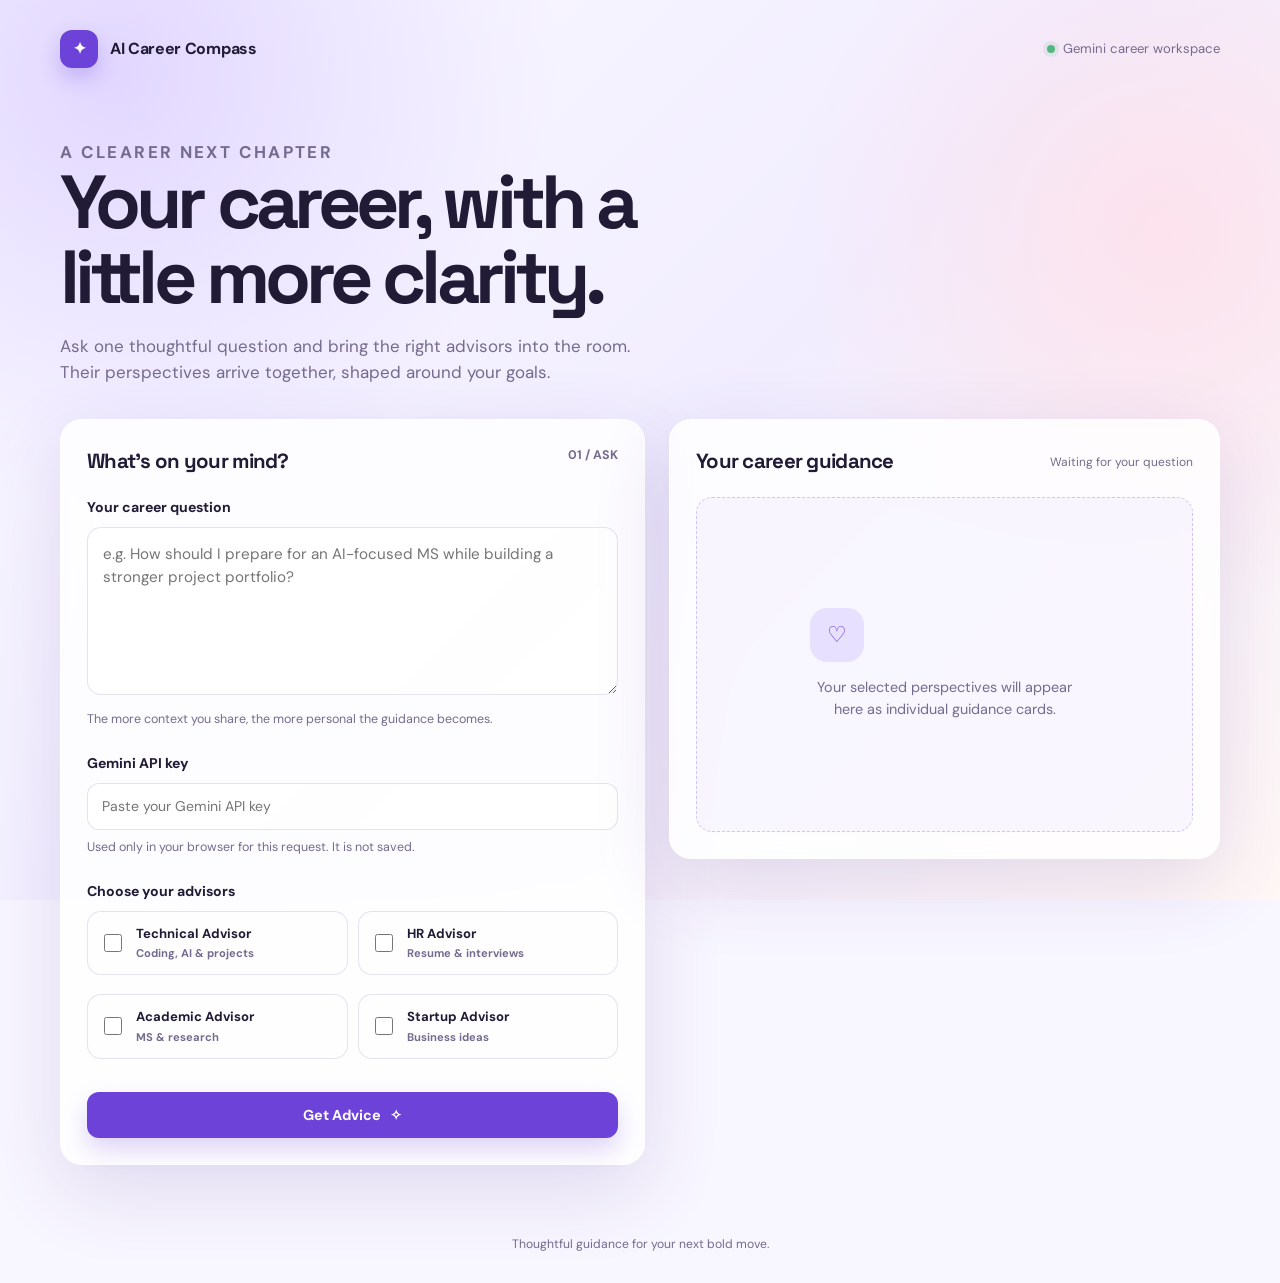
<file: AI Persona based career counsellar/index.html>
<!doctype html>
<html lang="en">
<head>
  <meta charset="UTF-8">
  <meta name="viewport" content="width=device-width, initial-scale=1.0">
  <meta name="description" content="A personalized Gemini-powered AI career counselling workspace.">
  <title>AI Career Compass</title>
  <style>
    @import url('https://fonts.googleapis.com/css2?family=DM+Sans:wght@400;500;600;700&family=Space+Grotesk:wght@500;600;700&display=swap');

    :root {
      --ink: #211b35;
      --muted: #756b8e;
      --violet: #6d42d8;
      --violet-dark: #4d2aaf;
      --lavender: #eee9ff;
      --line: rgba(82, 54, 139, 0.14);
      --paper: rgba(255, 255, 255, 0.82);
      --shadow: 0 24px 80px rgba(75, 47, 142, 0.14);
    }

    * { box-sizing: border-box; }
    body {
      margin: 0;
      min-width: 320px;
      color: var(--ink);
      background: #f8f6ff;
      font-family: 'DM Sans', sans-serif;
      line-height: 1.5;
    }

    body::before {
      content: '';
      position: fixed;
      inset: 0;
      z-index: -1;
      background:
        radial-gradient(circle at 9% 8%, rgba(224, 213, 255, 0.95) 0, rgba(224, 213, 255, 0) 31%),
        radial-gradient(circle at 91% 26%, rgba(255, 221, 230, 0.72) 0, rgba(255, 221, 230, 0) 28%),
        linear-gradient(135deg, #fbfaff 0%, #f1edff 52%, #fff7f5 100%);
    }

    .shell { width: min(1160px, calc(100% - 40px)); margin: 0 auto; }
    header { padding: 30px 0 26px; display: flex; align-items: center; justify-content: space-between; gap: 20px; }
    .brand { display: flex; gap: 12px; align-items: center; font-weight: 700; letter-spacing: -0.02em; }
    .brand-mark { width: 38px; height: 38px; display: grid; place-items: center; border-radius: 12px; color: white; background: var(--violet); box-shadow: 0 10px 20px rgba(109, 66, 216, .26); }
    .status { display: inline-flex; align-items: center; gap: 8px; color: var(--muted); font-size: .82rem; }
    .status-dot { width: 8px; height: 8px; border-radius: 50%; background: #54b782; box-shadow: 0 0 0 4px rgba(84, 183, 130, .12); }

    main { padding: 26px 0 70px; }
    .intro { max-width: 720px; margin-bottom: 34px; animation: rise .65s ease both; }
    .eyebrow { margin: 0 0 12px; color: var(--violet); font-size: .78rem; font-weight: 700; letter-spacing: .14em; text-transform: uppercase; }
    h1, h2, h3 { font-family: 'Space Grotesk', sans-serif; }
    h1 { margin: 0; max-width: 680px; font-size: clamp(2.4rem, 6vw, 4.7rem); line-height: .99; letter-spacing: -.065em; }
    .intro p { max-width: 570px; margin: 20px 0 0; color: var(--muted); font-size: 1.06rem; }

    .workspace { display: grid; grid-template-columns: minmax(0, 1.03fr) minmax(320px, .97fr); gap: 24px; align-items: start; }
    .panel { border: 1px solid rgba(255,255,255,.9); border-radius: 22px; background: var(--paper); box-shadow: var(--shadow); backdrop-filter: blur(16px); }
    .composer { padding: 26px; animation: rise .65s .08s ease both; }
    .panel-heading { display: flex; align-items: flex-start; justify-content: space-between; gap: 16px; margin-bottom: 20px; }
    h2 { margin: 0; font-size: 1.28rem; letter-spacing: -.035em; }
    .step { color: var(--muted); font-size: .78rem; font-weight: 700; }
    label { display: block; margin-bottom: 9px; font-size: .88rem; font-weight: 700; }
    textarea { width: 100%; min-height: 168px; resize: vertical; border: 1px solid var(--line); border-radius: 14px; padding: 15px; color: var(--ink); background: rgba(255,255,255,.72); font: inherit; font-size: .95rem; outline: none; transition: border-color .2s, box-shadow .2s; }
    textarea:focus { border-color: var(--violet); box-shadow: 0 0 0 4px rgba(109,66,216,.12); }
    .api-key-field { margin-top: 18px; }
    .api-key-input { width: 100%; border: 1px solid var(--line); border-radius: 12px; padding: 12px 14px; color: var(--ink); background: rgba(255,255,255,.72); font: inherit; font-size: .88rem; outline: none; transition: border-color .2s, box-shadow .2s; }
    .api-key-input:focus { border-color: var(--violet); box-shadow: 0 0 0 4px rgba(109,66,216,.12); }
    .helper { margin: 8px 0 24px; color: var(--muted); font-size: .78rem; }
    .persona-grid { display: grid; grid-template-columns: 1fr 1fr; gap: 10px; margin-bottom: 24px; }
    .persona-option { position: relative; display: flex; align-items: center; gap: 11px; min-height: 59px; padding: 12px; border: 1px solid var(--line); border-radius: 14px; background: rgba(255,255,255,.45); cursor: pointer; transition: transform .2s, border-color .2s, background .2s; }
    .persona-option:hover { transform: translateY(-2px); border-color: rgba(109,66,216,.45); background: #fff; }
    .persona-option input { width: 18px; height: 18px; accent-color: var(--violet); }
    .persona-option strong { display: block; font-size: .82rem; }
    .persona-option small { display: block; margin-top: 2px; color: var(--muted); font-size: .7rem; }
    button { width: 100%; display: flex; align-items: center; justify-content: center; gap: 9px; border: 0; border-radius: 12px; padding: 14px 18px; color: #fff; background: var(--violet); font: 700 .9rem 'DM Sans', sans-serif; cursor: pointer; box-shadow: 0 12px 24px rgba(109,66,216,.22); transition: transform .2s, background .2s, box-shadow .2s; }
    button:hover { transform: translateY(-2px); background: var(--violet-dark); box-shadow: 0 16px 28px rgba(109,66,216,.3); }
    button:disabled { cursor: wait; opacity: .7; transform: none; }

    .responses { min-height: 430px; padding: 26px; animation: rise .65s .16s ease both; }
    .response-heading { display: flex; justify-content: space-between; align-items: center; margin-bottom: 20px; }
    #responseStatus { color: var(--muted); font-size: .75rem; }
    .empty-state { display: grid; place-items: center; min-height: 335px; padding: 30px; border: 1px dashed rgba(109,66,216,.27); border-radius: 16px; text-align: center; color: var(--muted); background: rgba(238,233,255,.36); }
    .empty-icon { display: grid; place-items: center; width: 54px; height: 54px; margin-bottom: 15px; border-radius: 17px; color: var(--violet); background: #e8e0ff; font-size: 1.4rem; }
    .empty-state p { max-width: 270px; margin: 0; font-size: .9rem; }
    .answer-card { margin-bottom: 12px; padding: 17px; border: 1px solid var(--line); border-left: 4px solid var(--violet); border-radius: 14px; background: rgba(255,255,255,.7); animation: reveal .4s ease both; }
    .answer-card h3 { margin: 0 0 9px; font-size: 1rem; color: var(--violet-dark); }
    .answer-card p { margin: 0; white-space: pre-wrap; color: #4d455f; font-size: .88rem; }
    .error-message { padding: 14px; border-radius: 12px; color: #8d3544; background: #fff0f2; font-size: .86rem; }
    footer { padding: 0 0 30px; color: var(--muted); font-size: .76rem; text-align: center; }
    @keyframes rise { from { opacity: 0; transform: translateY(14px); } to { opacity: 1; transform: translateY(0); } }
    @keyframes reveal { from { opacity: 0; transform: translateY(8px); } to { opacity: 1; transform: translateY(0); } }
    @media (max-width: 780px) { .shell { width: min(100% - 28px, 600px); } header { padding-top: 20px; } .status { display: none; } .workspace { grid-template-columns: 1fr; } h1 { font-size: 3rem; } }
    @media (max-width: 430px) { .composer, .responses { padding: 19px; } .persona-grid { grid-template-columns: 1fr; } h1 { font-size: 2.55rem; } }
  </style>
</head>
<body>
  <div class="shell">
    <header>
      <div class="brand"><span class="brand-mark">✦</span><span>AI Career Compass</span></div>
      <div class="status"><span class="status-dot"></span> Gemini career workspace</div>
    </header>

    <main>
      <section class="intro">
        <p class="eyebrow">A clearer next chapter</p>
        <h1>Your career, with a little more clarity.</h1>
        <p>Ask one thoughtful question and bring the right advisors into the room. Their perspectives arrive together, shaped around your goals.</p>
      </section>

      <section class="workspace">
        <div class="panel composer">
          <div class="panel-heading"><h2>What’s on your mind?</h2><span class="step">01 / ASK</span></div>
          <form id="adviceForm">
            <label for="question">Your career question</label>
            <textarea id="question" placeholder="e.g. How should I prepare for an AI-focused MS while building a stronger project portfolio?"></textarea>
            <p class="helper">The more context you share, the more personal the guidance becomes.</p>
            <div class="api-key-field">
              <label for="apiKey">Gemini API key</label>
              <input class="api-key-input" id="apiKey" type="password" placeholder="Paste your Gemini API key" autocomplete="off">
              <p class="helper">Used only in your browser for this request. It is not saved.</p>
            </div>
            <label>Choose your advisors</label>
            <div class="persona-grid">
              <label class="persona-option"><input type="checkbox" name="persona" value="technical"><span><strong>Technical Advisor</strong><small>Coding, AI & projects</small></span></label>
              <label class="persona-option"><input type="checkbox" name="persona" value="hr"><span><strong>HR Advisor</strong><small>Resume & interviews</small></span></label>
              <label class="persona-option"><input type="checkbox" name="persona" value="academic"><span><strong>Academic Advisor</strong><small>MS & research</small></span></label>
              <label class="persona-option"><input type="checkbox" name="persona" value="startup"><span><strong>Startup Advisor</strong><small>Business ideas</small></span></label>
            </div>
            <button id="adviceButton" type="submit"><span>Get Advice</span><span aria-hidden="true">✧</span></button>
          </form>
        </div>

        <div class="panel responses">
          <div class="response-heading"><h2>Your career guidance</h2><span id="responseStatus">Waiting for your question</span></div>
          <div id="responseArea" class="empty-state"><div><div class="empty-icon">♡</div><p>Your selected perspectives will appear here as individual guidance cards.</p></div></div>
        </div>
      </section>
    </main>
    <footer>Thoughtful guidance for your next bold move.</footer>
  </div>

  <script>
    const API_BASE_URL = 'https://generativelanguage.googleapis.com/v1beta';

    const personaCards = {
      technical: { title: 'Technical Advisor', role: 'Expert software engineer and AI mentor', audience: 'The person asking this question, an ambitious learner building a career in technology', context: 'Focus on coding, AI, technical projects, skills, tools, and portfolio depth.', format: 'Give a diagnosis, then 3-5 practical next steps with suggested projects or resources.', constraints: 'Be specific and realistic. Avoid generic advice and account for the experience level implied by the question.', language: 'Warm, clear, encouraging English.' },
      hr: { title: 'HR Advisor', role: 'Strategic recruiter and career coach', audience: 'The person asking this question, preparing to present their strengths confidently', context: 'Focus on resumes, portfolios, networking, personal branding, and interviews.', format: 'Give actionable feedback, example wording where useful, and a short priority checklist.', constraints: 'Use hiring-manager perspective without inventing experience or making promises about outcomes.', language: 'Warm, direct, professional English.' },
      academic: { title: 'Academic Advisor', role: 'Graduate admissions and research mentor', audience: 'The person asking this question, exploring an MS and meaningful research direction', context: 'Focus on MS preparation, university fit, research skills, professors, applications, and funding.', format: 'Explain the reasoning, identify preparation gaps, and provide a sequenced academic roadmap.', constraints: 'Be nuanced about uncertainty. Do not claim current university requirements without verification.', language: 'Thoughtful, structured, accessible English.' },
      startup: { title: 'Startup Advisor', role: 'Practical founder and product strategist', audience: 'The person asking this question, exploring viable business ideas with room to learn and grow', context: 'Focus on problem selection, customer discovery, MVPs, validation, business models, and execution.', format: 'Recommend a focused direction, validation experiments, and measurable next steps.', constraints: 'Prioritize evidence and small experiments over hype. Flag assumptions clearly.', language: 'Energetic, grounded, concise English.' }
    };

    function buildPrompt(question, selectedPersonas) {
      const cards = selectedPersonas.map((key, index) => {
        const persona = personaCards[key];
        return `PROMPT CARD ${index + 1}: ${persona.title}\nRole: ${persona.role}\nAudience: ${persona.audience}\nContext: ${persona.context}\nFormat: ${persona.format}\nConstraints: ${persona.constraints}\nLanguage: ${persona.language}`;
      }).join('\n\n');
      const headings = selectedPersonas.map(key => personaCards[key].title).join(', ');
      return `You are coordinating a panel of career advisors for the person asking the question. Answer the question below using every selected prompt card. Return exactly one clearly labeled section for each selected advisor, using these headings: ${headings}. Keep the perspectives distinct, avoid repeating the same advice, and end each section with concrete actions.\n\nQUESTION FROM THE USER:\n${question}\n\nSELECTED PROMPT CARDS:\n${cards}`;
    }

    async function findGeminiModel(apiKey) {
      const response = await fetch(`${API_BASE_URL}/models?key=${encodeURIComponent(apiKey)}`);
      if (!response.ok) { let detail = ''; try { detail = (await response.json()).error?.message || ''; } catch (_) {} throw new Error(detail || `Could not list Gemini models (${response.status})`); }
      const data = await response.json();
      const available = (data.models || []).filter(model => model.supportedGenerationMethods?.includes('generateContent'));
      const preferred = ['models/gemini-3.6-flash', 'models/gemini-2.0-flash', 'models/gemini-1.5-flash'];
      const model = preferred.find(name => available.some(item => item.name === name)) || available[0]?.name;
      if (!model) throw new Error('This API key has no Gemini model that supports generateContent. Create a Gemini API key in Google AI Studio.');
      return model;
    }

    async function callGemini(prompt, apiKey) {
      const model = await findGeminiModel(apiKey);
      const response = await fetch(`${API_BASE_URL}/${model}:generateContent?key=${encodeURIComponent(apiKey)}`, { method: 'POST', headers: { 'Content-Type': 'application/json' }, body: JSON.stringify({ contents: [{ parts: [{ text: prompt }] }] }) });
      if (!response.ok) { let detail = ''; try { detail = (await response.json()).error?.message || ''; } catch (_) {} throw new Error(detail || `Gemini request failed (${response.status})`); }
      const data = await response.json();
      const text = data.candidates?.[0]?.content?.parts?.map(part => part.text || '').join('') || '';
      if (!text) throw new Error('Gemini returned an empty response. Please try again.');
      return text;
    }

    function displayResponse(text, selectedPersonas) {
      const area = document.getElementById('responseArea');
      area.className = '';
      area.innerHTML = '';
      selectedPersonas.forEach((key, index) => {
        const title = personaCards[key].title;
        const card = document.createElement('article');
        card.className = 'answer-card';
        card.style.animationDelay = `${index * 80}ms`;
        const heading = document.createElement('h3');
        heading.textContent = title;
        const content = document.createElement('p');
        const sectionPattern = new RegExp(`(?:^|\\n)\\s*${title.replace(/[.*+?^${}()|[\\]\\\\]/g, '\\\\$&')}\\s*:?\\s*\\n?([\\s\\S]*?)(?=\\n\\s*(?:${selectedPersonas.map(item => personaCards[item].title.replace(/[.*+?^${}()|[\\]\\\\]/g, '\\\\$&')).join('|')})\\s*:?[\\n]|$)`, 'i');
        const match = text.match(sectionPattern);
        content.textContent = match ? match[1].trim() : text;
        card.append(heading, content);
        area.appendChild(card);
      });
    }

    async function getAdvice() {
      const question = document.getElementById('question').value.trim();
      const apiKey = document.getElementById('apiKey').value.trim();
      const selectedPersonas = [...document.querySelectorAll('input[name="persona"]:checked')].map(input => input.value);
      if (!question) { alert('Please enter a career question first.'); return; }
      if (!selectedPersonas.length) { alert('Please select at least one advisor.'); return; }
      if (!apiKey || apiKey === 'YOUR_GEMINI_API_KEY') { alert('Please enter a valid Gemini API key.'); return; }
      const button = document.getElementById('adviceButton');
      const status = document.getElementById('responseStatus');
      button.disabled = true;
      button.querySelector('span').textContent = 'Thinking...';
      status.textContent = 'Consulting your panel';
      document.getElementById('responseArea').className = 'empty-state';
      document.getElementById('responseArea').innerHTML = '<div><div class="empty-icon">…</div><p>Your advisors are shaping their perspectives.</p></div>';
      try {
        const prompt = buildPrompt(question, selectedPersonas);
        const response = await callGemini(prompt, apiKey);
        displayResponse(response, selectedPersonas);
        status.textContent = `${selectedPersonas.length} perspective${selectedPersonas.length === 1 ? '' : 's'} ready`;
      } catch (error) {
        const area = document.getElementById('responseArea');
        area.className = '';
        area.innerHTML = `<div class="error-message"><strong>We couldn’t reach your advisors.</strong><br>${error.message} Check your API key and connection, then try again.</div>`;
        status.textContent = 'Request unsuccessful';
      } finally {
        button.disabled = false;
        button.querySelector('span').textContent = 'Get Advice';
      }
    }

    document.getElementById('adviceForm').addEventListener('submit', event => { event.preventDefault(); getAdvice(); });
  </script>
</body>
</html>
</file>
